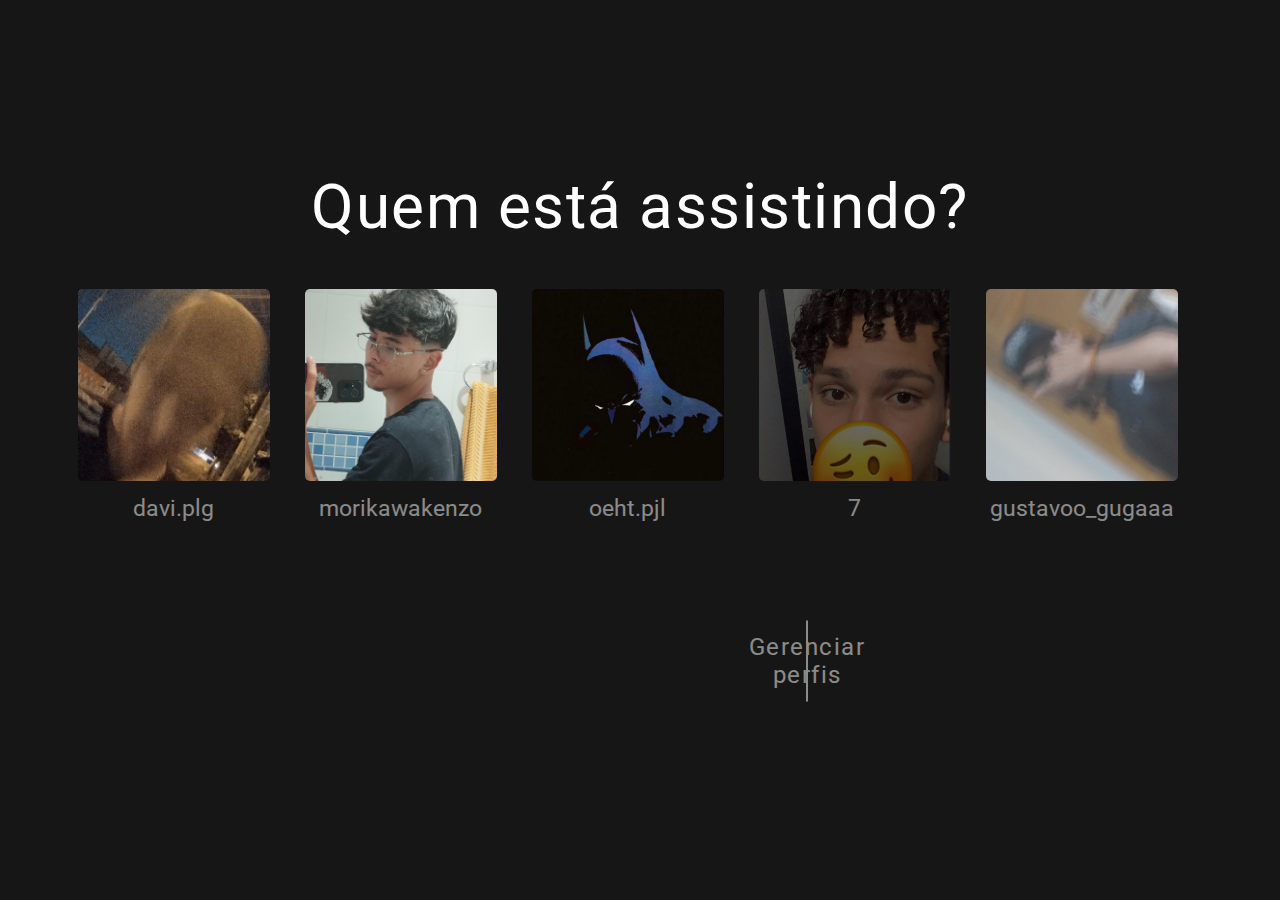
<file: index.html>
<!DOCTYPE html>
<html lang="pt-br">
<head>
    <meta charset="UTF-8">
    <meta name="viewport" content="width=device-width, initial-scale=1.0">
    <link rel="preconnect" href="https://fonts.googleapis.com">
    <link rel="preconnect" href="https://fonts.gstatic.com" crossorigin>
    <link href="https://fonts.googleapis.com/css2?family=Roboto:ital,wght@0,100;0,300;0,400;0,500;0,700;0,900;1,100;1,300;1,400;1,500;1,700;1,900&display=swap" rel="stylesheet">
    <link rel="icon" href="img/netflixlogo1.webp">
    <link rel="stylesheet" href="style.css">
    <title>Netflix</title>
    <body style="background-color: rgb(22, 22, 22);"></body>
</head>
<body>
    <div class="quem"><h1>Quem está assistindo?</h1></div>
    <div id="users">
        <div class="davi"><a href="page1.html"><img src="img/user davi.jpg"><p>davi.plg</p></a></div>
        <div class="kenzo"><a href="page2.html"><img src="img/user eu.jpg"><p>morikawakenzo</p></a></div>
        <div class="theo"><a href="page3.html"><img src="img/user theo.jpg"><p>oeht.pjl</p></a></div>
        <div class="lincao"><a href="page4.html"><img src="img/user lincao.jpg"><p>7</p></a></div>
        <div class="guga"><a href="page5.html"><img src="img/user guga.jpg"><p>gustavoo_gugaaa</p></a></div>
        
    </div>
    <div class="gerenciar"><p>Gerenciar perfis</p></div>
</body>
</html>
</file>
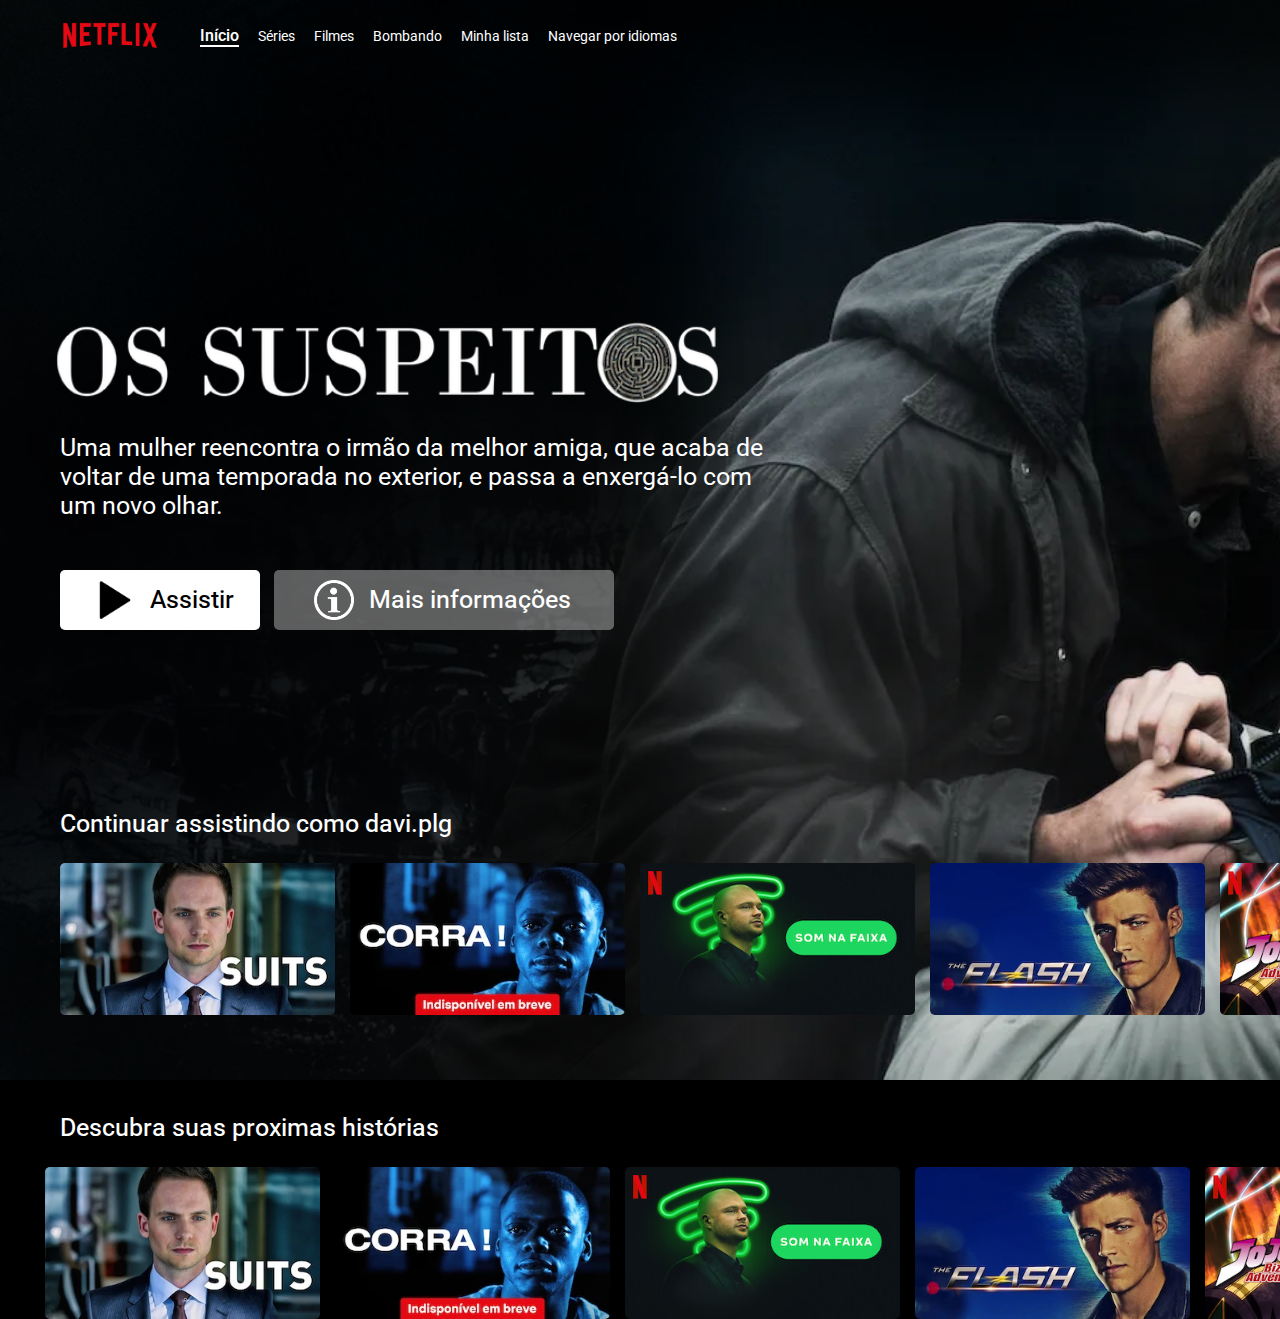
<file: page1.html>
<!DOCTYPE html>
<html lang="en">
<head>
    <meta charset="UTF-8">
    <meta name="viewport" content="width=device-width, initial-scale=1.0">
    <link rel="preconnect" href="https://fonts.googleapis.com">
    <link rel="preconnect" href="https://fonts.gstatic.com" crossorigin>
    <link href="https://fonts.googleapis.com/css2?family=Roboto:ital,wght@0,100;0,300;0,400;0,500;0,700;0,900;1,100;1,300;1,400;1,500;1,700;1,900&display=swap" rel="stylesheet">
    <link rel="stylesheet" href="style1.css">
    <link rel="icon" href="img/netflixlogo1.webp">
    <body class=style style="background-image: url(img/filmebackground.webp); background-size: 1920px 1080px; box-shadow: inset 700px 100px 100px rgba(0, 0, 0, 0.8); margin-top: -5px; margin-left: -5px; margin-right: -5px; background-color: black; background-repeat: no-repeat;"></body>
    <title>Início - davi.plg</title>
</head>
<body>
    <header>
        <div id="menu">
            <div class="inicio"><p>Início</p></div>
            <div class="series"><p>Séries</p></div>
            <div class="filmes"><p>Filmes</p></div>
            <div class="bombando"><p>Bombando</p></div>
            <div class="lista"><p>Minha lista</p></div>
            <div class="navegar"><p>Navegar por idiomas</p></div>
            <div class="search"><img src="img/searchlogo.png" width="37" height="37"></div>
            <div class="notification"><img src="img/notificationlogo.png" width="30" height="30"></div>
            <div class="user"><img src="img/user davi.jpg" width="35" height="35"></div>
        </div>
    </header>
    <div class="logonetflix"><img src="img/netflixlogo.png"></div>
    <div class="logonetflixmobile"><img src="img/netflixmobilelogo.png"></div>
    <div class="filmebackgroundtittle"><img src="img/filmebackgroundtitle.webp"></div>
    <div class="sinopsefilme"><p>Uma mulher reencontra o irmão da melhor amiga, que acaba de<br> voltar de uma temporada no exterior, e passa a enxergá-lo com<br> um novo olhar.</p></div>
    <div id="options">
        <div class="assistir"><img src="img/playlogo.png" width="50" height="50"><p>Assistir</p></div>
        <div class="infofilme"><img src="img/infologo.png" width="40" height="40"><p>Mais informações</p></div>
    </div>
    <div class="slide1"><p>Continuar assistindo como davi.plg</p></div>
    <article>
        <div id="stream">
            <div class="streaming1"><img src="img/suits.webp"></div>
            <div class="streaming2"><img src="img/getout.webp"></div>
            <div class="streaming3"><img src="img/spotify.jpg"></div>
            <div class="streaming4"><img src="img/flash.webp"></div>
            <div class="streaming5"><img src="img/jojo.jpg"></div>
            <div class="streaming6"><img src="img/regularshow.webp"></div>
        </div>
    </article>
    <div class="descubra"><p>Descubra suas proximas histórias</p></div>
    <div id="stream2">
        <div class="streaming7"><img src="img/suits.webp"></div>
        <div class="streaming8"><img src="img/getout.webp"></div>
        <div class="streaming9"><img src="img/spotify.jpg"></div>
        <div class="streaming10"><img src="img/flash.webp"></div>
        <div class="streaming11"><img src="img/jojo.jpg"></div>
        <div class="streaming12"><img src="img/regularshow.webp"></div>
    </div>
</body>
</html>
</file>
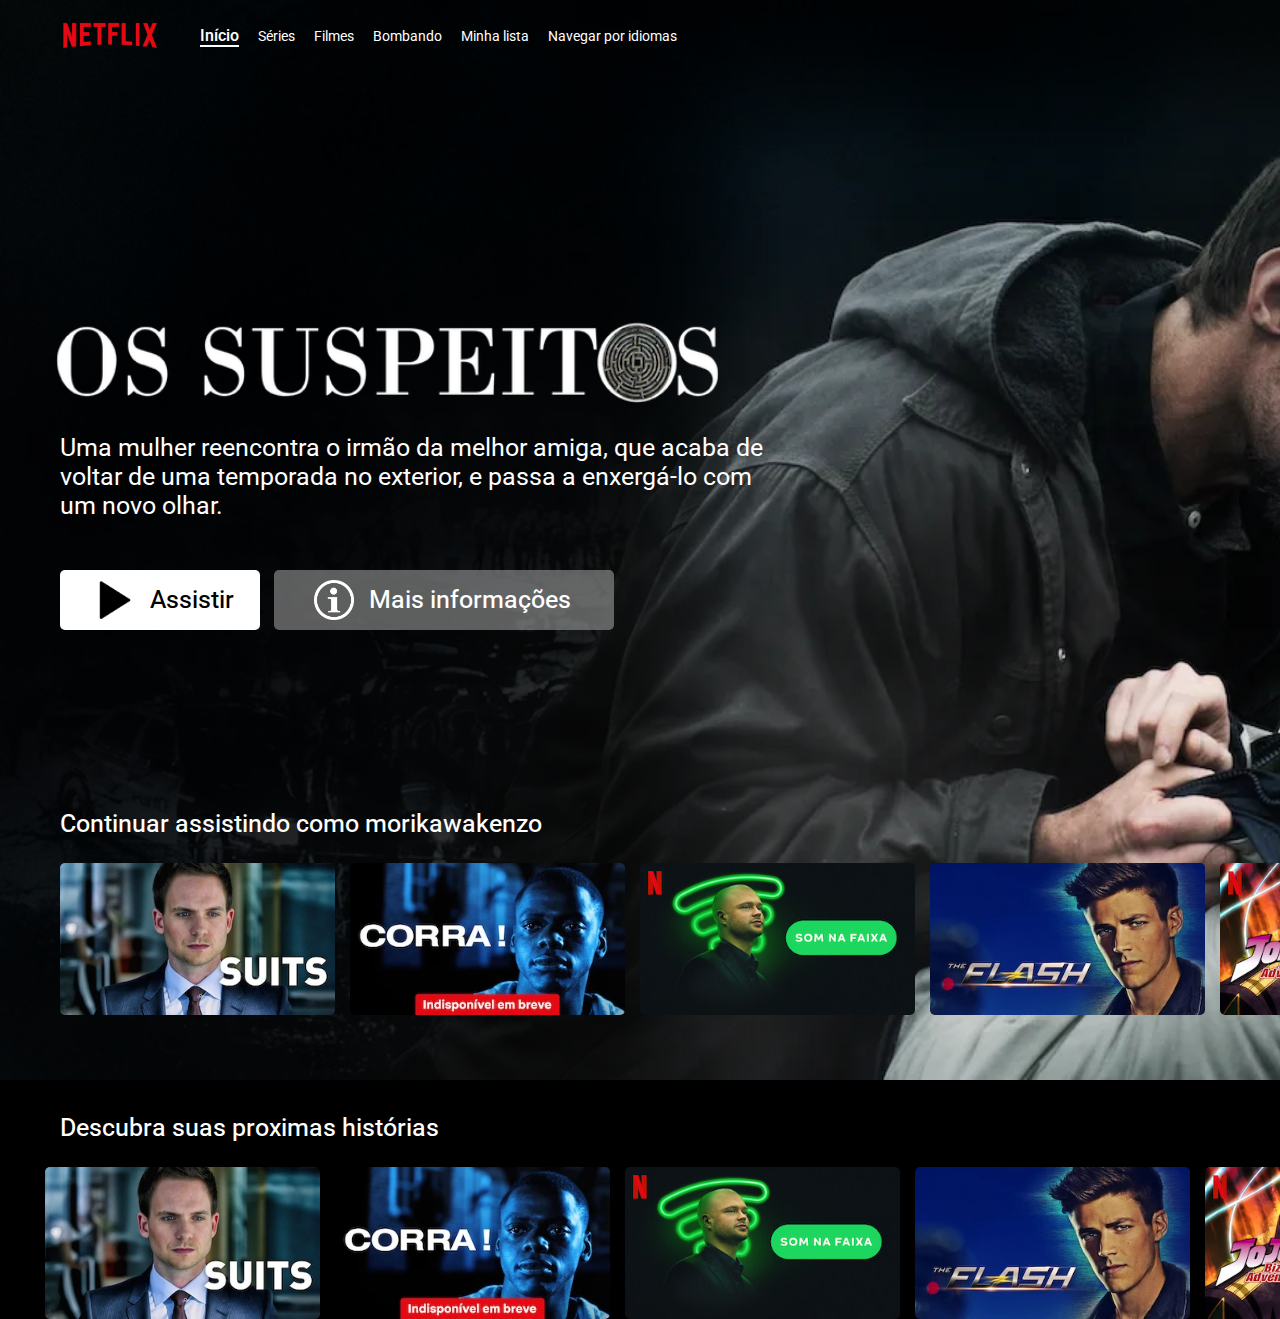
<file: page2.html>
<!DOCTYPE html>
<html lang="en">
<head>
    <meta charset="UTF-8">
    <meta name="viewport" content="width=device-width, initial-scale=1.0">
    <link rel="preconnect" href="https://fonts.googleapis.com">
    <link rel="preconnect" href="https://fonts.gstatic.com" crossorigin>
    <link href="https://fonts.googleapis.com/css2?family=Roboto:ital,wght@0,100;0,300;0,400;0,500;0,700;0,900;1,100;1,300;1,400;1,500;1,700;1,900&display=swap" rel="stylesheet">
    <link rel="stylesheet" href="style2.css">
    <link rel="icon" href="img/netflixlogo1.webp">
    <body class=style style="background-image: url(img/filmebackground.webp); background-size: 1920px 1080px; box-shadow: inset 700px 100px 100px rgba(0, 0, 0, 0.8); margin-top: -5px; margin-left: -5px; margin-right: -5px; background-color: black; background-repeat: no-repeat;"></body>
    <title>Início - morikawakenzo</title>
</head>
<body>
    <header>
        <div id="menu">
            <div class="inicio"><p>Início</p></div>
            <div class="series"><p>Séries</p></div>
            <div class="filmes"><p>Filmes</p></div>
            <div class="bombando"><p>Bombando</p></div>
            <div class="lista"><p>Minha lista</p></div>
            <div class="navegar"><p>Navegar por idiomas</p></div>
            <div class="search"><img src="img/searchlogo.png" width="37" height="37"></div>
            <div class="notification"><img src="img/notificationlogo.png" width="30" height="30"></div>
            <div class="user"><img src="img/user eu.jpg" width="35" height="35"></div>
        </div>
    </header>
    <div class="logonetflix"><img src="img/netflixlogo.png"></div>
    <div class="logonetflixmobile"><img src="img/netflixmobilelogo.png"></div>
    <div class="filmebackgroundtittle"><img src="img/filmebackgroundtitle.webp"></div>
    <div class="sinopsefilme"><p>Uma mulher reencontra o irmão da melhor amiga, que acaba de<br> voltar de uma temporada no exterior, e passa a enxergá-lo com<br> um novo olhar.</p></div>
    <div id="options">
        <div class="assistir"><img src="img/playlogo.png" width="50" height="50"><p>Assistir</p></div>
        <div class="infofilme"><img src="img/infologo.png" width="40" height="40"><p>Mais informações</p></div>
    </div>
    <div class="slide1"><p>Continuar assistindo como morikawakenzo</p></div>
    <article>
        <div id="stream">
            <div class="streaming1"><img src="img/suits.webp"></div>
            <div class="streaming2"><img src="img/getout.webp"></div>
            <div class="streaming3"><img src="img/spotify.jpg"></div>
            <div class="streaming4"><img src="img/flash.webp"></div>
            <div class="streaming5"><img src="img/jojo.jpg"></div>
            <div class="streaming6"><img src="img/regularshow.webp"></div>
        </div>
    </article>
    <div class="descubra"><p>Descubra suas proximas histórias</p></div>
    <div id="stream2">
        <div class="streaming7"><img src="img/suits.webp"></div>
        <div class="streaming8"><img src="img/getout.webp"></div>
        <div class="streaming9"><img src="img/spotify.jpg"></div>
        <div class="streaming10"><img src="img/flash.webp"></div>
        <div class="streaming11"><img src="img/jojo.jpg"></div>
        <div class="streaming12"><img src="img/regularshow.webp"></div>
    </div>
</body>
</html>
</file>
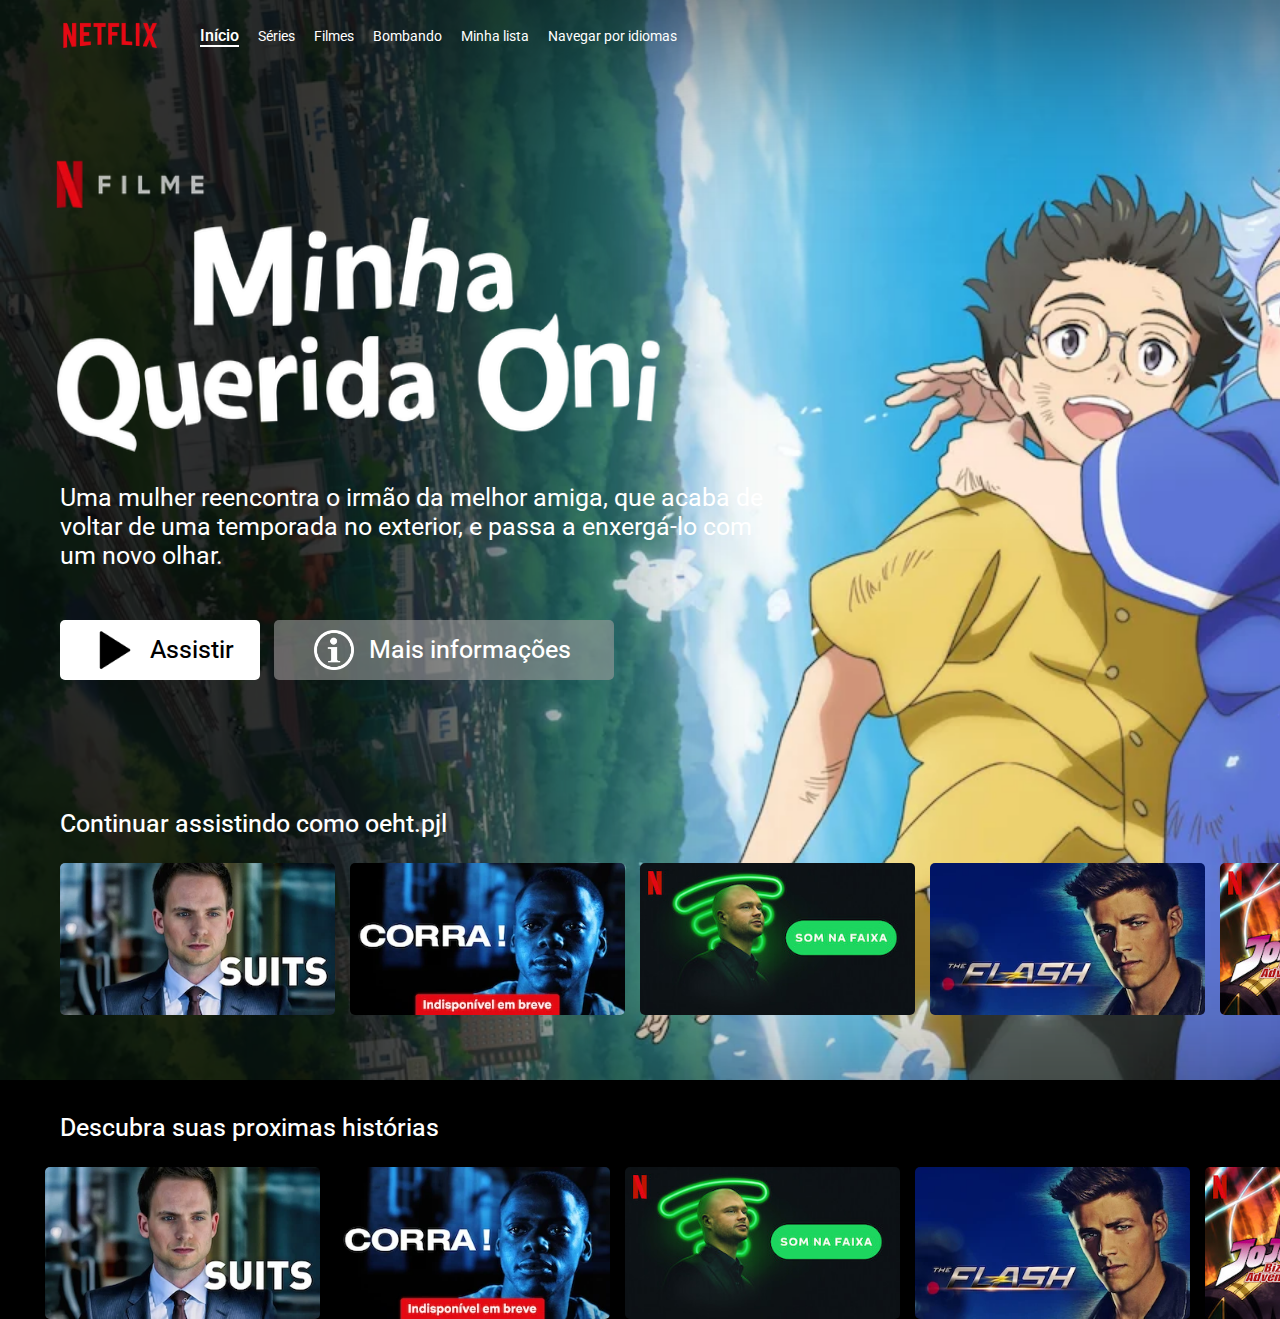
<file: page3.html>
<!DOCTYPE html>
<html lang="en">
<head>
    <meta charset="UTF-8">
    <meta name="viewport" content="width=device-width, initial-scale=1.0">
    <link rel="preconnect" href="https://fonts.googleapis.com">
    <link rel="preconnect" href="https://fonts.gstatic.com" crossorigin>
    <link href="https://fonts.googleapis.com/css2?family=Roboto:ital,wght@0,100;0,300;0,400;0,500;0,700;0,900;1,100;1,300;1,400;1,500;1,700;1,900&display=swap" rel="stylesheet">
    <link rel="stylesheet" href="style3.css">
    <link rel="icon" href="img/netflixlogo1.webp">
    <body class=style style="background-image: url(img/filmebackground2.webp); background-size: 1920px 1080px; box-shadow: inset 520px 0px 220px 0px rgba(0, 0, 0, 0.8); margin-top: -5px; margin-left: -5px; margin-right: -5px; background-color: black; background-repeat: no-repeat;"></body>
    <title>Início - oeht.pjl</title>
</head>
<body>
    <header>
        <div id="menu">
            <div class="inicio"><p>Início</p></div>
            <div class="series"><p>Séries</p></div>
            <div class="filmes"><p>Filmes</p></div>
            <div class="bombando"><p>Bombando</p></div>
            <div class="lista"><p>Minha lista</p></div>
            <div class="navegar"><p>Navegar por idiomas</p></div>
            <div class="search"><img src="img/searchlogo.png" width="37" height="37"></div>
            <div class="notification"><img src="img/notificationlogo.png" width="30" height="30"></div>
            <div class="user"><img src="img/user theo.jpg" width="35" height="35"></div>
        </div>
    </header>
    <div class="logonetflix"><img src="img/netflixlogo.png"></div>
    <div class="logonetflixmobile"><img src="img/netflixmobilelogo.png"></div>
    <div class="filmebackgroundtittle"><img src="img/filmebackgroundtitle2.webp"></div>
    <div class="sinopsefilme"><p>Uma mulher reencontra o irmão da melhor amiga, que acaba de<br> voltar de uma temporada no exterior, e passa a enxergá-lo com<br> um novo olhar.</p></div>
    <div id="options">
        <div class="assistir"><img src="img/playlogo.png" width="50" height="50"><p>Assistir</p></div>
        <div class="infofilme"><img src="img/infologo.png" width="40" height="40"><p>Mais informações</p></div>
    </div>
    <div class="slide1"><p>Continuar assistindo como oeht.pjl</p></div>
    <article>
        <div id="stream">
            <div class="streaming1"><img src="img/suits.webp"></div>
            <div class="streaming2"><img src="img/getout.webp"></div>
            <div class="streaming3"><img src="img/spotify.jpg"></div>
            <div class="streaming4"><img src="img/flash.webp"></div>
            <div class="streaming5"><img src="img/jojo.jpg"></div>
            <div class="streaming6"><img src="img/regularshow.webp"></div>
        </div>
    </article>
    <div class="descubra"><p>Descubra suas proximas histórias</p></div>
    <div id="stream2">
        <div class="streaming7"><img src="img/suits.webp"></div>
        <div class="streaming8"><img src="img/getout.webp"></div>
        <div class="streaming9"><img src="img/spotify.jpg"></div>
        <div class="streaming10"><img src="img/flash.webp"></div>
        <div class="streaming11"><img src="img/jojo.jpg"></div>
        <div class="streaming12"><img src="img/regularshow.webp"></div>
    </div>
</body>
</html>
</file>
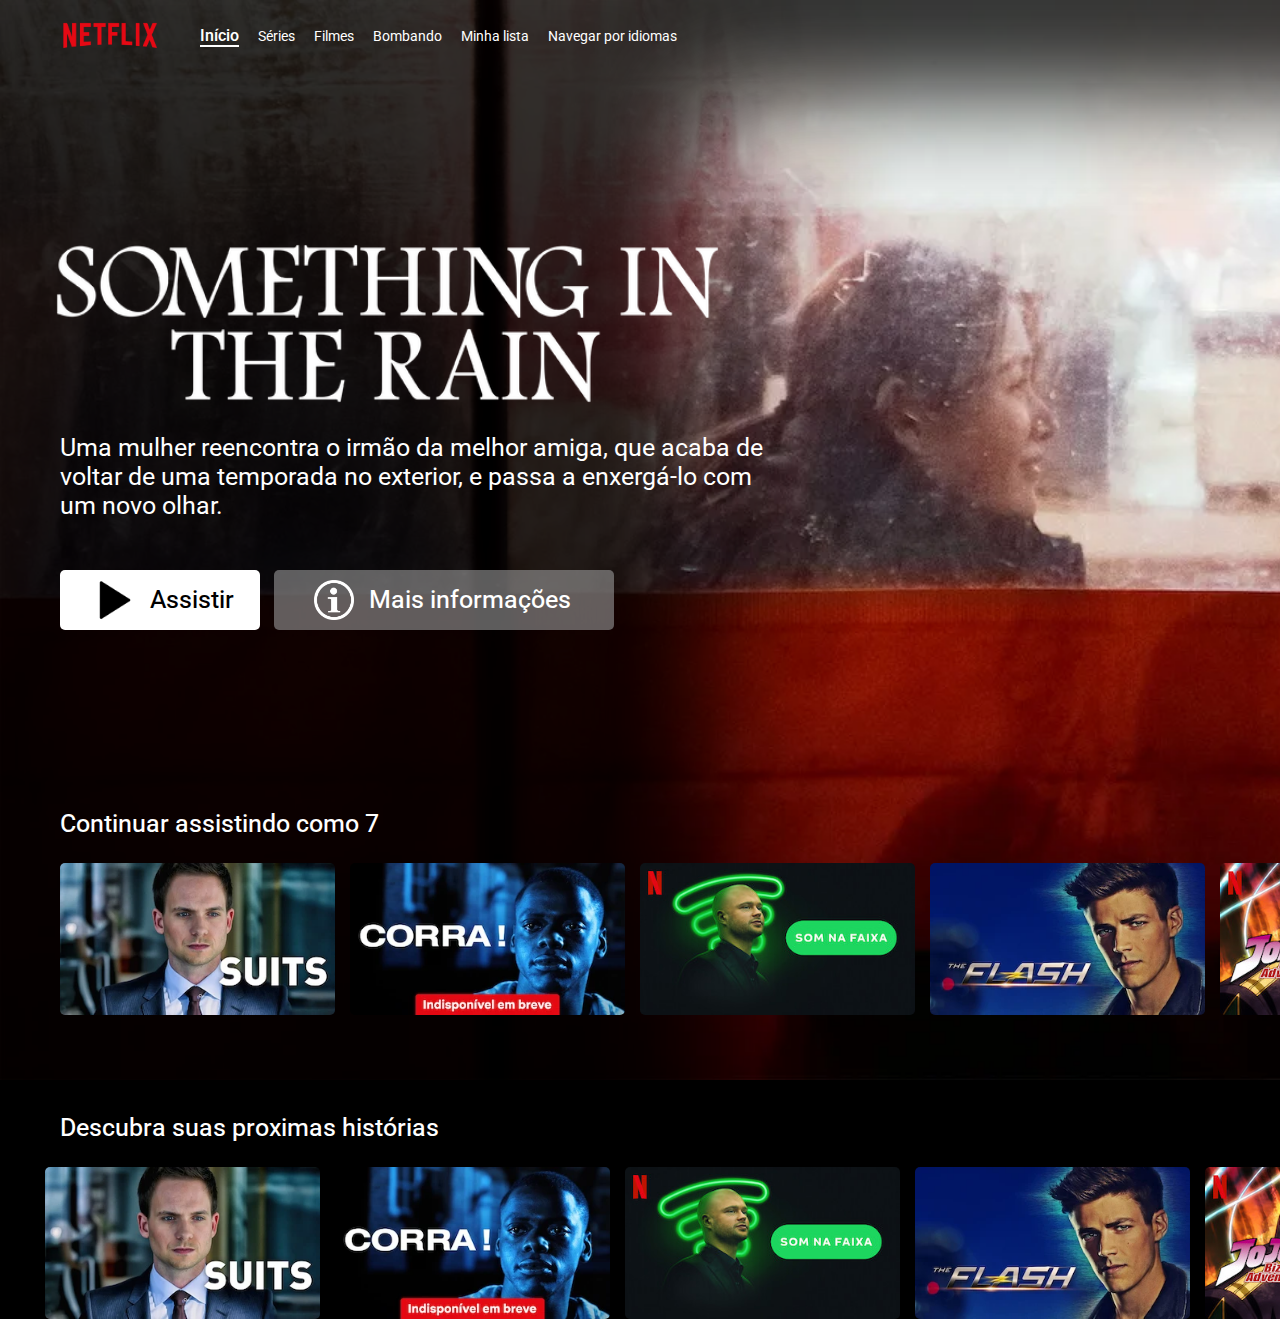
<file: page4.html>
<!DOCTYPE html>
<html lang="en">
<head>
    <meta charset="UTF-8">
    <meta name="viewport" content="width=device-width, initial-scale=1.0">
    <link rel="preconnect" href="https://fonts.googleapis.com">
    <link rel="preconnect" href="https://fonts.gstatic.com" crossorigin>
    <link href="https://fonts.googleapis.com/css2?family=Roboto:ital,wght@0,100;0,300;0,400;0,500;0,700;0,900;1,100;1,300;1,400;1,500;1,700;1,900&display=swap" rel="stylesheet">
    <link rel="stylesheet" href="style4.css">
    <link rel="icon" href="img/netflixlogo1.webp">
    <body class=style style="background-image: url(img/filmebackground4.webp); background-size: 1920px 1080px; box-shadow: inset 700px 100px 100px rgba(0, 0, 0, 0.8); margin-top: -5px; margin-left: -5px; margin-right: -5px; background-color: black; background-repeat: no-repeat;"></body>
    <title>Início - 7</title>
</head>
<body>
    <header>
        <div id="menu">
            <div class="inicio"><p>Início</p></div>
            <div class="series"><p>Séries</p></div>
            <div class="filmes"><p>Filmes</p></div>
            <div class="bombando"><p>Bombando</p></div>
            <div class="lista"><p>Minha lista</p></div>
            <div class="navegar"><p>Navegar por idiomas</p></div>
            <div class="search"><img src="img/searchlogo.png" width="37" height="37"></div>
            <div class="notification"><img src="img/notificationlogo.png" width="30" height="30"></div>
            <div class="user"><img src="img/user lincao.jpg" width="35" height="35"></div>
        </div>
    </header>
    <div class="logonetflix"><img src="img/netflixlogo.png"></div>
    <div class="logonetflixmobile"><img src="img/netflixmobilelogo.png"></div>
    <div class="filmebackgroundtittle"><img src="img/filmebackgroundtitle4.webp"></div>
    <div class="sinopsefilme"><p>Uma mulher reencontra o irmão da melhor amiga, que acaba de<br> voltar de uma temporada no exterior, e passa a enxergá-lo com<br> um novo olhar.</p></div>
    <div id="options">
        <div class="assistir"><img src="img/playlogo.png" width="50" height="50"><p>Assistir</p></div>
        <div class="infofilme"><img src="img/infologo.png" width="40" height="40"><p>Mais informações</p></div>
    </div>
    <div class="slide1"><p>Continuar assistindo como 7</p></div>
    <article>
        <div id="stream">
            <div class="streaming1"><img src="img/suits.webp"></div>
            <div class="streaming2"><img src="img/getout.webp"></div>
            <div class="streaming3"><img src="img/spotify.jpg"></div>
            <div class="streaming4"><img src="img/flash.webp"></div>
            <div class="streaming5"><img src="img/jojo.jpg"></div>
            <div class="streaming6"><img src="img/regularshow.webp"></div>
        </div>
    </article>
    <div class="descubra"><p>Descubra suas proximas histórias</p></div>
    <div id="stream2">
        <div class="streaming7"><img src="img/suits.webp"></div>
        <div class="streaming8"><img src="img/getout.webp"></div>
        <div class="streaming9"><img src="img/spotify.jpg"></div>
        <div class="streaming10"><img src="img/flash.webp"></div>
        <div class="streaming11"><img src="img/jojo.jpg"></div>
        <div class="streaming12"><img src="img/regularshow.webp"></div>
    </div>
</body>
</html>
</file>
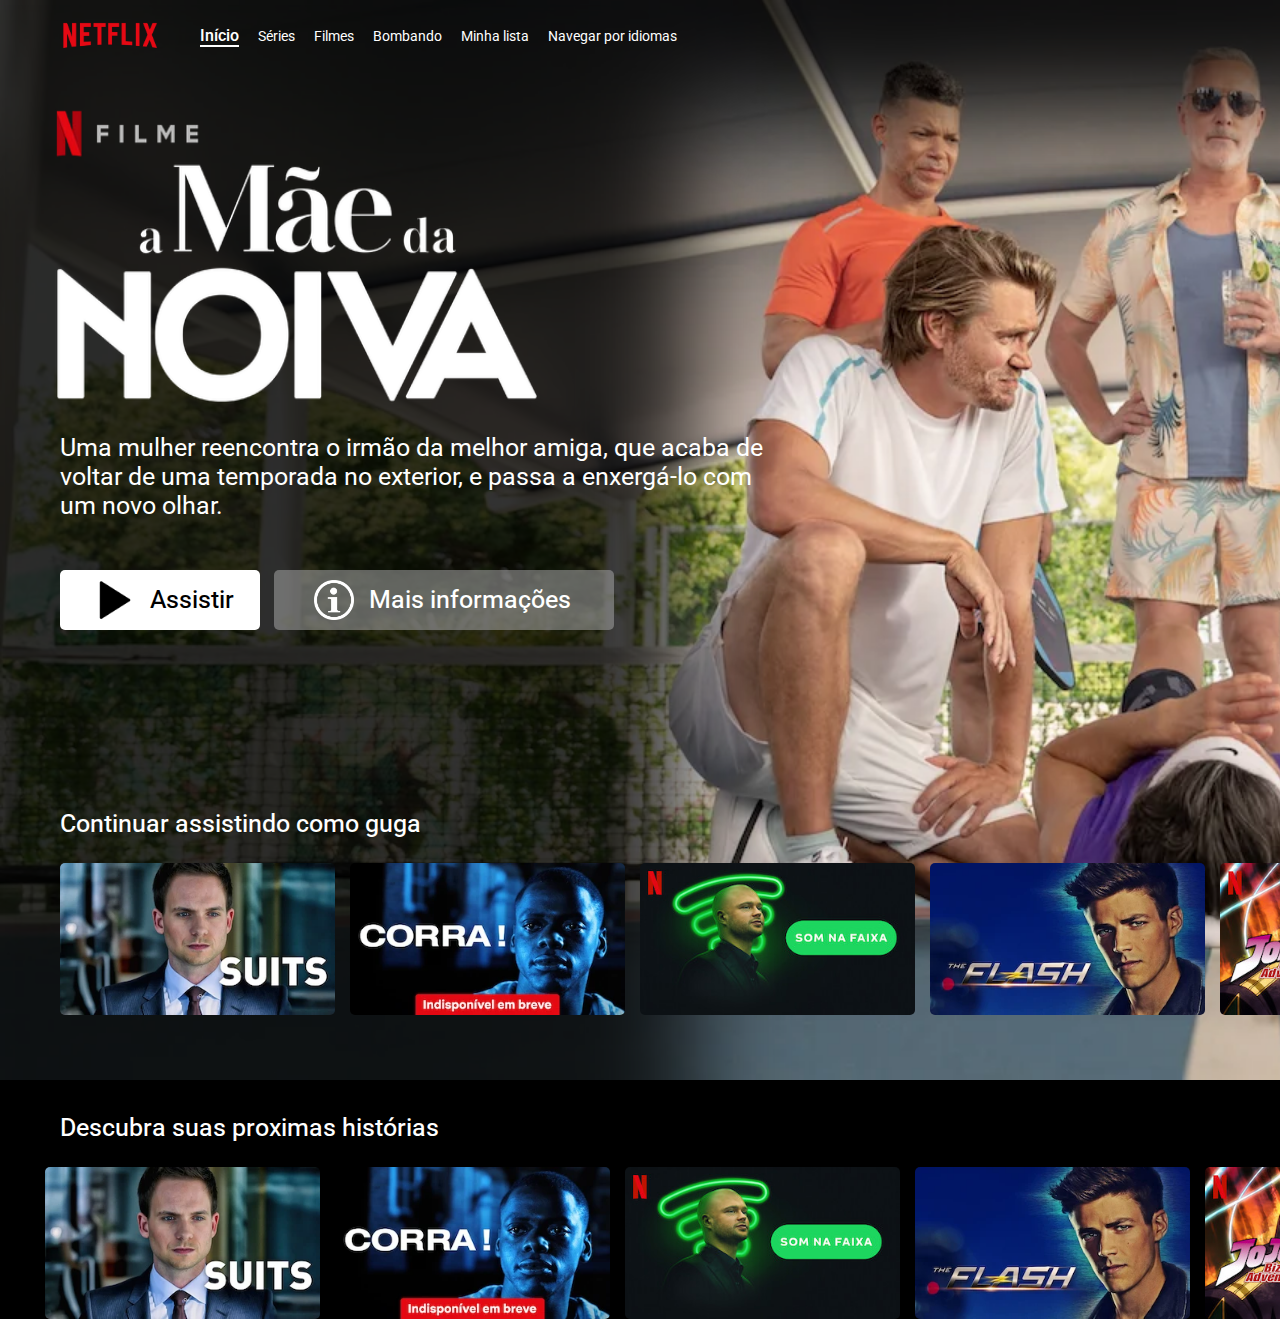
<file: page5.html>
<!DOCTYPE html>
<html lang="en">
<head>
    <meta charset="UTF-8">
    <meta name="viewport" content="width=device-width, initial-scale=1.0">
    <link rel="preconnect" href="https://fonts.googleapis.com">
    <link rel="preconnect" href="https://fonts.gstatic.com" crossorigin>
    <link href="https://fonts.googleapis.com/css2?family=Roboto:ital,wght@0,100;0,300;0,400;0,500;0,700;0,900;1,100;1,300;1,400;1,500;1,700;1,900&display=swap" rel="stylesheet">
    <link rel="stylesheet" href="style5.css">
    <link rel="icon" href="img/netflixlogo1.webp">
    <body class=style style="background-image: url(img/filmebackground3.webp); background-size: 1920px 1080px; box-shadow: inset 700px 100px 100px rgba(0, 0, 0, 0.8); margin-top: -5px; margin-left: -5px; margin-right: -5px; background-color: black; background-repeat: no-repeat;"></body>
    <title>Início - guga</title>
</head>
<body>
    <header>
        <div id="menu">
            <div class="inicio"><p>Início</p></div>
            <div class="series"><p>Séries</p></div>
            <div class="filmes"><p>Filmes</p></div>
            <div class="bombando"><p>Bombando</p></div>
            <div class="lista"><p>Minha lista</p></div>
            <div class="navegar"><p>Navegar por idiomas</p></div>
            <div class="search"><img src="img/searchlogo.png" width="37" height="37"></div>
            <div class="notification"><img src="img/notificationlogo.png" width="30" height="30"></div>
            <div class="user"><img src="img/user guga.jpg" width="35" height="35"></div>
        </div>
    </header>
    <div class="logonetflix"><img src="img/netflixlogo.png"></div>
    <div class="logonetflixmobile"><img src="img/netflixmobilelogo.png"></div>
    <div class="filmebackgroundtittle"><img src="img/filmebackground3title.webp"></div>
    <div class="sinopsefilme"><p>Uma mulher reencontra o irmão da melhor amiga, que acaba de<br> voltar de uma temporada no exterior, e passa a enxergá-lo com<br> um novo olhar.</p></div>
    <div id="options">
        <div class="assistir"><img src="img/playlogo.png" width="50" height="50"><p>Assistir</p></div>
        <div class="infofilme"><img src="img/infologo.png" width="40" height="40"><p>Mais informações</p></div>
    </div>
    <div class="slide1"><p>Continuar assistindo como guga</p></div>
    <article>
        <div id="stream">
            <div class="streaming1"><img src="img/suits.webp"></div>
            <div class="streaming2"><img src="img/getout.webp"></div>
            <div class="streaming3"><img src="img/spotify.jpg"></div>
            <div class="streaming4"><img src="img/flash.webp"></div>
            <div class="streaming5"><img src="img/jojo.jpg"></div>
            <div class="streaming6"><img src="img/regularshow.webp"></div>
        </div>
    </article>
    <div class="descubra"><p>Descubra suas proximas histórias</p></div>
    <div id="stream2">
        <div class="streaming7"><img src="img/suits.webp"></div>
        <div class="streaming8"><img src="img/getout.webp"></div>
        <div class="streaming9"><img src="img/spotify.jpg"></div>
        <div class="streaming10"><img src="img/flash.webp"></div>
        <div class="streaming11"><img src="img/jojo.jpg"></div>
        <div class="streaming12"><img src="img/regularshow.webp"></div>
    </div>
</body>
</html>
</file>
<file: style.css>
* {
    font-family: "Roboto", sans-serif;
    color: white;
}

.quem h1 {
    text-align: center;
    margin-top: 13.5%;
    font-size: 61.5px;
    letter-spacing: 1.5px;
    font-weight: 400;
}

.davi p, .kenzo p , .theo p , .lincao p , .guga p {
    opacity: 50%;
    text-align: center;
    font-size: 23px;
    margin-top: 5px;
    cursor: default;
}

.davi img, .kenzo img, .theo img, .lincao img, .guga img  {
    width: 192px;
    height: 192px;
    border-radius: 10px;
    transition: all 400ms;
    border: 5px solid transparent;
}

.davi img:hover, .kenzo img:hover , .theo img:hover , .lincao img:hover , .guga img:hover {
    border: 5px solid white;
    transition: 400ms all;
}

.davi img:hover + p, .kenzo img:hover + p , .theo img:hover + p , .lincao img:hover + p , .guga img:hover + p {
    opacity: 100%;
}

.davi, .kenzo, .theo, .lincao, .guga {
    display: inline;
    margin-right: 25px;
    cursor: pointer;
}

.davi a, .kenzo a, .theo a, .lincao a, .guga a{
    text-decoration: none;
}

#users {
    display: flex;
    justify-content: center;
}

.gerenciar {
    text-align: center;
    margin-top: 75px;
    letter-spacing: 1.5px;
    border:  1px solid white;
    opacity: 50%;
    margin-right: 798px;
    margin-left: 798px;
    display: flex;
    justify-content: center;
    padding-top: 2px;
    border-radius: 5px;
    cursor: pointer;
    transition: all 250ms;
}

.gerenciar p {
    font-size:  24px;
    margin-top: 10px;
    margin-bottom: 12px;
    font-weight: 400;
}

.gerenciar:hover{
    opacity: 100%;
    transition: all 200ms;
}
</file>
<file: style1.css>
* {
    font-family: "Roboto", sans-serif;
    color: white;
}

.filmebackgroundtittle  img{
    margin-left: 60px;
    margin-top: 90px;
    width: 665px;
    height: 295px;
}

.logonetflix img {
    width: 100px;
    height: 30px;
    margin-left: 65px;
    margin-top: 20px;
    position: absolute;
}

header {
    margin-top: 5px;
    margin-left: 10px;
}

#menu {
    position: absolute;
    margin-left: 180px;
    margin-top: 10px;
}

#menu .search {
    position: absolute;
    margin-left: 965px;
    margin-top: 5px;
}

#menu .notification {
    position: absolute;
    margin-left: 1020px;
    margin-top: 10px;
}

#menu .user {
    position: absolute;
    margin-left: 1070px;
}

#menu .user img {
    margin-top: 5px;
    border-radius: 5px;
}

.inicio, .filmes, .series, .bombando, .lista, .navegar, .search, .notification, .user {
    display: inline-flex;
    margin-left: 15px;
}

.inicio p {
    font-weight: 550;
    border-bottom: solid 2px white;
}

.filmes p, .series p, .bombando p, .lista p, .navegar p {
    font-size: 14px;
    border-bottom: solid 2px transparent;
    transition: 400ms;
    cursor: pointer;
}

.filmes p:hover, .series p:hover, .bombando p:hover, .lista p:hover, .navegar p:hover {
    border-bottom: solid 2px white;
    transition: 400ms;
}

.sinopsefilme {
    font-family: "Roboto", sans-serif;
    color: white;
    margin-left: 65px;
    font-size: 25px;
}

#options {
    margin-top: 50px;
    margin-left: 50px;
}

.infofilme{
    padding: 30px 170px;
    display: inline-flex;
    background-color: rgba(157, 157, 157, 0.588); /* Cor com opacidade */
    opacity: 100%;
    border-radius: 5px;
    margin-left: 10px;
    transition: all 300ms;
    cursor: pointer;
}

.infofilme:hover {
    background-color: rgba(157, 157, 157, 0.246);
    transition: all 300ms;
}


.assistir {
    display: inline-flex;
    padding: 30px 100px;
    background-color: white;
    border-radius: 5px;
    transition: all 300ms;
    cursor: pointer;
    margin-left: 15px;
}

.assistir:hover {
    background-color: rgba(255, 255, 255, 0.678);
    transition: all 300ms;
}

.assistir img {
    margin-left: -70px;
    position: absolute;
    margin-top: -25px;
}

.infofilme img {
    margin-left: -130px;
    margin-top: -20px;
    position: absolute;
}

.infofilme p{
    color: rgb(255, 255, 255);
    font-size: 25px;
    margin-top: -15px;
    margin-left: -75px;
    position: absolute;
    font-weight: 450;
    opacity: 100%;
}

.assistir p {
    color: black;
    font-size: 25px;
    margin-top: -15px;
    margin-left: -10px;
    position: absolute;
    font-weight: 450;
}

.streaming1, .streaming2, .streaming3, .streaming4, .streaming5, .streaming6 {
    display: inline;
}

.streaming7, .streaming8, .streaming9, .streaming10, .streaming11, .streaming12 {
    display: inline;
}

.streaming1 img,  .streaming2 img, .streaming3 img, .streaming4 img, .streaming5 img, .streaming6 img {
    width:275px;
    height: 152px;
    border-radius: 5px;
    transition: all 400ms;
    position: absolute;
    z-index: 0;
    cursos: pointer;
}

.streaming7 img,  .streaming8 img, .streaming9 img, .streaming10 img, .streaming11 img, .streaming12 img {
    width:275px;
    height: 152px;
    border-radius: 5px;
    transition: all 400ms;
    position: absolute;
    z-index: 0;
    cursos: pointer;
}

.streaming7 img:hover,  .streaming8 img:hover, .streaming9 img:hover, .streaming10 img:hover, .streaming11 img:hover, .streaming12 img:hover {
    width:310px;
    height: 180px;
    border-radius: 5px;
    transition: all 400ms;
    z-index: 10;
}

.streaming1 img, .streaming7 img {
    margin-left: 50px;
}
.streaming2 img, .streaming8 img  {
    margin-left: 340px;
}
.streaming3 img, .streaming9 img  {
    margin-left: 630px;
}
.streaming4 img, .streaming10 img  {
    margin-left: 920px;
}
.streaming5 img, .streaming11 img  {
    margin-left: 1210px;
}
.streaming6 img, .streaming12 img  {
    margin-left: 1500px;
}

.streaming1 img:hover,  .streaming2 img:hover, .streaming3 img:hover, .streaming4 img:hover, .streaming5 img:hover, .streaming6 img:hover {
    width:310px;
    height: 180px;
    border-radius: 5px;
    transition: all 400ms;
    z-index: 10;
}

.slide1 {

    display: grid;
    place-items: start;
    margin-left: 65px;
    font-size: 25px;
    font-weight: 450;
    margin-top: 150px;
}

article {
    margin-left: 15px;
}

.logonetflixmobile img {
    width: 0;
    height: 0;
}

.descubra p {
    display: grid;
    place-items: start;
    margin-left: 65px;
    font-size: 25px;
    font-weight: 450;
    margin-top: 250px;
}

@media screen and (max-width: 480px) {
    .sinopsefilme p {
        font-size: 16px;
    }
    .filmebackgroundtittle img {
        width: 50%;
        height: 50%;
    }

    #menu  {
        margin-left: 50px;
    }

    #menu p {
        font-size: 15px;
    }

    .navegar {
        size: 0%;
    }

    .logonetflixmobile {
        position: absolute;
        margin-top: 10px;
        margin-left: 10px;
    }

    .logonetflixmobile img {
        width: 50px;
        height: 50px;
        position: absolute;
        margin-left: 10px;
    }

    .logonetflix img {
        width: 0;
        height: 0;
    }
}
</file>
<file: style2.css>
* {
    font-family: "Roboto", sans-serif;
    color: white;
}

.filmebackgroundtittle  img{
    margin-left: 60px;
    margin-top: 90px;
    width: 665px;
    height: 295px;
}

.logonetflix img {
    width: 100px;
    height: 30px;
    margin-left: 65px;
    margin-top: 20px;
    position: absolute;
}

header {
    margin-top: 5px;
    margin-left: 10px;
}

#menu {
    position: absolute;
    margin-left: 180px;
    margin-top: 10px;
}

#menu .search {
    position: absolute;
    margin-left: 965px;
    margin-top: 5px;
}

#menu .notification {
    position: absolute;
    margin-left: 1020px;
    margin-top: 10px;
}

#menu .user {
    position: absolute;
    margin-left: 1070px;
}

#menu .user img {
    margin-top: 5px;
    border-radius: 5px;
}

.inicio, .filmes, .series, .bombando, .lista, .navegar, .search, .notification, .user {
    display: inline-flex;
    margin-left: 15px;
}

.inicio p {
    font-weight: 550;
    border-bottom: solid 2px white;
}

.filmes p, .series p, .bombando p, .lista p, .navegar p {
    font-size: 14px;
    border-bottom: solid 2px transparent;
    transition: 400ms;
    cursor: pointer;
}

.filmes p:hover, .series p:hover, .bombando p:hover, .lista p:hover, .navegar p:hover {
    border-bottom: solid 2px white;
    transition: 400ms;
}

.sinopsefilme {
    font-family: "Roboto", sans-serif;
    color: white;
    margin-left: 65px;
    font-size: 25px;
}

#options {
    margin-top: 50px;
    margin-left: 50px;
}

.infofilme{
    padding: 30px 170px;
    display: inline-flex;
    background-color: rgba(157, 157, 157, 0.588); /* Cor com opacidade */
    opacity: 100%;
    border-radius: 5px;
    margin-left: 10px;
    transition: all 300ms;
    cursor: pointer;
}

.infofilme:hover {
    background-color: rgba(157, 157, 157, 0.246);
    transition: all 300ms;
}


.assistir {
    display: inline-flex;
    padding: 30px 100px;
    background-color: white;
    border-radius: 5px;
    transition: all 300ms;
    cursor: pointer;
    margin-left: 15px;
}

.assistir:hover {
    background-color: rgba(255, 255, 255, 0.678);
    transition: all 300ms;
}

.assistir img {
    margin-left: -70px;
    position: absolute;
    margin-top: -25px;
}

.infofilme img {
    margin-left: -130px;
    margin-top: -20px;
    position: absolute;
}

.infofilme p{
    color: rgb(255, 255, 255);
    font-size: 25px;
    margin-top: -15px;
    margin-left: -75px;
    position: absolute;
    font-weight: 450;
    opacity: 100%;
}

.assistir p {
    color: black;
    font-size: 25px;
    margin-top: -15px;
    margin-left: -10px;
    position: absolute;
    font-weight: 450;
}

.streaming1, .streaming2, .streaming3, .streaming4, .streaming5, .streaming6 {
    display: inline;
}

.streaming7, .streaming8, .streaming9, .streaming10, .streaming11, .streaming12 {
    display: inline;
}

.streaming1 img,  .streaming2 img, .streaming3 img, .streaming4 img, .streaming5 img, .streaming6 img {
    width:275px;
    height: 152px;
    border-radius: 5px;
    transition: all 400ms;
    position: absolute;
    z-index: 0;
    cursos: pointer;
}

.streaming7 img,  .streaming8 img, .streaming9 img, .streaming10 img, .streaming11 img, .streaming12 img {
    width:275px;
    height: 152px;
    border-radius: 5px;
    transition: all 400ms;
    position: absolute;
    z-index: 0;
    cursos: pointer;
}

.streaming7 img:hover,  .streaming8 img:hover, .streaming9 img:hover, .streaming10 img:hover, .streaming11 img:hover, .streaming12 img:hover {
    width:310px;
    height: 180px;
    border-radius: 5px;
    transition: all 400ms;
    z-index: 10;
}

.streaming1 img, .streaming7 img {
    margin-left: 50px;
}
.streaming2 img, .streaming8 img  {
    margin-left: 340px;
}
.streaming3 img, .streaming9 img  {
    margin-left: 630px;
}
.streaming4 img, .streaming10 img  {
    margin-left: 920px;
}
.streaming5 img, .streaming11 img  {
    margin-left: 1210px;
}
.streaming6 img, .streaming12 img  {
    margin-left: 1500px;
}

.streaming1 img:hover,  .streaming2 img:hover, .streaming3 img:hover, .streaming4 img:hover, .streaming5 img:hover, .streaming6 img:hover {
    width:310px;
    height: 180px;
    border-radius: 5px;
    transition: all 400ms;
    z-index: 10;
}

.slide1 {

    display: grid;
    place-items: start;
    margin-left: 65px;
    font-size: 25px;
    font-weight: 450;
    margin-top: 150px;
}

article {
    margin-left: 15px;
}

.logonetflixmobile img {
    width: 0;
    height: 0;
}

.descubra p {
    display: grid;
    place-items: start;
    margin-left: 65px;
    font-size: 25px;
    font-weight: 450;
    margin-top: 250px;
}

@media screen and (max-width: 480px) {
    .sinopsefilme p {
        font-size: 16px;
    }
    .filmebackgroundtittle img {
        width: 50%;
        height: 50%;
    }

    #menu  {
        margin-left: 50px;
    }

    #menu p {
        font-size: 15px;
    }

    .navegar {
        size: 0%;
    }

    .logonetflixmobile {
        position: absolute;
        margin-top: 10px;
        margin-left: 10px;
    }

    .logonetflixmobile img {
        width: 50px;
        height: 50px;
        position: absolute;
        margin-left: 10px;
    }

    .logonetflix img {
        width: 0;
        height: 0;
    }
}
</file>
<file: style3.css>
* {
    font-family: "Roboto", sans-serif;
    color: white;
}

.filmebackgroundtittle  img{
    margin-left: 60px;
    margin-top: 140px;
    width: 665px;
    height: 295px;
}

.logonetflix img {
    width: 100px;
    height: 30px;
    margin-left: 65px;
    margin-top: 20px;
    position: absolute;
}

header {
    margin-top: 5px;
    margin-left: 10px;
}

#menu {
    position: absolute;
    margin-left: 180px;
    margin-top: 10px;
}

#menu .search {
    position: absolute;
    margin-left: 965px;
    margin-top: 5px;
}

#menu .notification {
    position: absolute;
    margin-left: 1020px;
    margin-top: 10px;
}

#menu .user {
    position: absolute;
    margin-left: 1070px;
}

#menu .user img {
    margin-top: 5px;
    border-radius: 5px;
}

.inicio, .filmes, .series, .bombando, .lista, .navegar, .search, .notification, .user {
    display: inline-flex;
    margin-left: 15px;
}

.inicio p {
    font-weight: 550;
    border-bottom: solid 2px white;
}

.filmes p, .series p, .bombando p, .lista p, .navegar p {
    font-size: 14px;
    border-bottom: solid 2px transparent;
    transition: 400ms;
    cursor: pointer;
}

.filmes p:hover, .series p:hover, .bombando p:hover, .lista p:hover, .navegar p:hover {
    border-bottom: solid 2px white;
    transition: 400ms;
}

.sinopsefilme {
    font-family: "Roboto", sans-serif;
    color: white;
    margin-left: 65px;
    font-size: 25px;
}

#options {
    margin-top: 50px;
    margin-left: 50px;
}

.infofilme{
    padding: 30px 170px;
    display: inline-flex;
    background-color: rgba(157, 157, 157, 0.588); /* Cor com opacidade */
    opacity: 100%;
    border-radius: 5px;
    margin-left: 10px;
    transition: all 300ms;
    cursor: pointer;
}

.infofilme:hover {
    background-color: rgba(157, 157, 157, 0.246);
    transition: all 300ms;
}


.assistir {
    display: inline-flex;
    padding: 30px 100px;
    background-color: white;
    border-radius: 5px;
    transition: all 300ms;
    cursor: pointer;
    margin-left: 15px;
}

.assistir:hover {
    background-color: rgba(255, 255, 255, 0.678);
    transition: all 300ms;
}

.assistir img {
    margin-left: -70px;
    position: absolute;
    margin-top: -25px;
}

.infofilme img {
    margin-left: -130px;
    margin-top: -20px;
    position: absolute;
}

.infofilme p{
    color: rgb(255, 255, 255);
    font-size: 25px;
    margin-top: -15px;
    margin-left: -75px;
    position: absolute;
    font-weight: 450;
    opacity: 100%;
}

.assistir p {
    color: black;
    font-size: 25px;
    margin-top: -15px;
    margin-left: -10px;
    position: absolute;
    font-weight: 450;
}

.streaming1, .streaming2, .streaming3, .streaming4, .streaming5, .streaming6 {
    display: inline;
}

.streaming7, .streaming8, .streaming9, .streaming10, .streaming11, .streaming12 {
    display: inline;
}

.streaming1 img,  .streaming2 img, .streaming3 img, .streaming4 img, .streaming5 img, .streaming6 img {
    width:275px;
    height: 152px;
    border-radius: 5px;
    transition: all 400ms;
    position: absolute;
    z-index: 0;
    cursos: pointer;
}

.streaming7 img,  .streaming8 img, .streaming9 img, .streaming10 img, .streaming11 img, .streaming12 img {
    width:275px;
    height: 152px;
    border-radius: 5px;
    transition: all 400ms;
    position: absolute;
    z-index: 0;
    cursos: pointer;
}

.streaming7 img:hover,  .streaming8 img:hover, .streaming9 img:hover, .streaming10 img:hover, .streaming11 img:hover, .streaming12 img:hover {
    width:310px;
    height: 180px;
    border-radius: 5px;
    transition: all 400ms;
    z-index: 10;
}

.streaming1 img, .streaming7 img {
    margin-left: 50px;
}
.streaming2 img, .streaming8 img  {
    margin-left: 340px;
}
.streaming3 img, .streaming9 img  {
    margin-left: 630px;
}
.streaming4 img, .streaming10 img  {
    margin-left: 920px;
}
.streaming5 img, .streaming11 img  {
    margin-left: 1210px;
}
.streaming6 img, .streaming12 img  {
    margin-left: 1500px;
}

.streaming1 img:hover,  .streaming2 img:hover, .streaming3 img:hover, .streaming4 img:hover, .streaming5 img:hover, .streaming6 img:hover {
    width:310px;
    height: 180px;
    border-radius: 5px;
    transition: all 400ms;
    z-index: 10;
}

.slide1 {

    display: grid;
    place-items: start;
    margin-left: 65px;
    font-size: 25px;
    font-weight: 450;
    margin-top: 100px;
}

article {
    margin-left: 15px;
}

.logonetflixmobile img {
    width: 0;
    height: 0;
}

.descubra p {
    display: grid;
    place-items: start;
    margin-left: 65px;
    font-size: 25px;
    font-weight: 450;
    margin-top: 250px;
}

@media screen and (max-width: 480px) {
    .sinopsefilme p {
        font-size: 16px;
    }
    .filmebackgroundtittle img {
        width: 50%;
        height: 50%;
    }

    #menu  {
        margin-left: 50px;
    }

    #menu p {
        font-size: 15px;
    }

    .navegar {
        size: 0%;
    }

    .logonetflixmobile {
        position: absolute;
        margin-top: 10px;
        margin-left: 10px;
    }

    .logonetflixmobile img {
        width: 50px;
        height: 50px;
        position: absolute;
        margin-left: 10px;
    }

    .logonetflix img {
        width: 0;
        height: 0;
    }
}
</file>
<file: style4.css>
* {
    font-family: "Roboto", sans-serif;
    color: white;
}

.filmebackgroundtittle  img{
    margin-left: 60px;
    margin-top: 90px;
    width: 665px;
    height: 295px;
}

.logonetflix img {
    width: 100px;
    height: 30px;
    margin-left: 65px;
    margin-top: 20px;
    position: absolute;
}

header {
    margin-top: 5px;
    margin-left: 10px;
}

#menu {
    position: absolute;
    margin-left: 180px;
    margin-top: 10px;
}

#menu .search {
    position: absolute;
    margin-left: 965px;
    margin-top: 5px;
}

#menu .notification {
    position: absolute;
    margin-left: 1020px;
    margin-top: 10px;
}

#menu .user {
    position: absolute;
    margin-left: 1070px;
}

#menu .user img {
    margin-top: 5px;
    border-radius: 5px;
}

.inicio, .filmes, .series, .bombando, .lista, .navegar, .search, .notification, .user {
    display: inline-flex;
    margin-left: 15px;
}

.inicio p {
    font-weight: 550;
    border-bottom: solid 2px white;
}

.filmes p, .series p, .bombando p, .lista p, .navegar p {
    font-size: 14px;
    border-bottom: solid 2px transparent;
    transition: 400ms;
    cursor: pointer;
}

.filmes p:hover, .series p:hover, .bombando p:hover, .lista p:hover, .navegar p:hover {
    border-bottom: solid 2px white;
    transition: 400ms;
}

.sinopsefilme {
    font-family: "Roboto", sans-serif;
    color: white;
    margin-left: 65px;
    font-size: 25px;
}

#options {
    margin-top: 50px;
    margin-left: 50px;
}

.infofilme{
    padding: 30px 170px;
    display: inline-flex;
    background-color: rgba(157, 157, 157, 0.588); /* Cor com opacidade */
    opacity: 100%;
    border-radius: 5px;
    margin-left: 10px;
    transition: all 300ms;
    cursor: pointer;
}

.infofilme:hover {
    background-color: rgba(157, 157, 157, 0.246);
    transition: all 300ms;
}


.assistir {
    display: inline-flex;
    padding: 30px 100px;
    background-color: white;
    border-radius: 5px;
    transition: all 300ms;
    cursor: pointer;
    margin-left: 15px;
}

.assistir:hover {
    background-color: rgba(255, 255, 255, 0.678);
    transition: all 300ms;
}

.assistir img {
    margin-left: -70px;
    position: absolute;
    margin-top: -25px;
}

.infofilme img {
    margin-left: -130px;
    margin-top: -20px;
    position: absolute;
}

.infofilme p{
    color: rgb(255, 255, 255);
    font-size: 25px;
    margin-top: -15px;
    margin-left: -75px;
    position: absolute;
    font-weight: 450;
    opacity: 100%;
}

.assistir p {
    color: black;
    font-size: 25px;
    margin-top: -15px;
    margin-left: -10px;
    position: absolute;
    font-weight: 450;
}

.streaming1, .streaming2, .streaming3, .streaming4, .streaming5, .streaming6 {
    display: inline;
}

.streaming7, .streaming8, .streaming9, .streaming10, .streaming11, .streaming12 {
    display: inline;
}

.streaming1 img,  .streaming2 img, .streaming3 img, .streaming4 img, .streaming5 img, .streaming6 img {
    width:275px;
    height: 152px;
    border-radius: 5px;
    transition: all 400ms;
    position: absolute;
    z-index: 0;
    cursos: pointer;
}

.streaming7 img,  .streaming8 img, .streaming9 img, .streaming10 img, .streaming11 img, .streaming12 img {
    width:275px;
    height: 152px;
    border-radius: 5px;
    transition: all 400ms;
    position: absolute;
    z-index: 0;
    cursos: pointer;
}

.streaming7 img:hover,  .streaming8 img:hover, .streaming9 img:hover, .streaming10 img:hover, .streaming11 img:hover, .streaming12 img:hover {
    width:310px;
    height: 180px;
    border-radius: 5px;
    transition: all 400ms;
    z-index: 10;
}

.streaming1 img, .streaming7 img {
    margin-left: 50px;
}
.streaming2 img, .streaming8 img  {
    margin-left: 340px;
}
.streaming3 img, .streaming9 img  {
    margin-left: 630px;
}
.streaming4 img, .streaming10 img  {
    margin-left: 920px;
}
.streaming5 img, .streaming11 img  {
    margin-left: 1210px;
}
.streaming6 img, .streaming12 img  {
    margin-left: 1500px;
}

.streaming1 img:hover,  .streaming2 img:hover, .streaming3 img:hover, .streaming4 img:hover, .streaming5 img:hover, .streaming6 img:hover {
    width:310px;
    height: 180px;
    border-radius: 5px;
    transition: all 400ms;
    z-index: 10;
}

.slide1 {

    display: grid;
    place-items: start;
    margin-left: 65px;
    font-size: 25px;
    font-weight: 450;
    margin-top: 150px;
}

article {
    margin-left: 15px;
}

.logonetflixmobile img {
    width: 0;
    height: 0;
}

.descubra p {
    display: grid;
    place-items: start;
    margin-left: 65px;
    font-size: 25px;
    font-weight: 450;
    margin-top: 250px;
}

@media screen and (max-width: 480px) {
    .sinopsefilme p {
        font-size: 16px;
    }
    .filmebackgroundtittle img {
        width: 50%;
        height: 50%;
    }

    #menu  {
        margin-left: 50px;
    }

    #menu p {
        font-size: 15px;
    }

    .navegar {
        size: 0%;
    }

    .logonetflixmobile {
        position: absolute;
        margin-top: 10px;
        margin-left: 10px;
    }

    .logonetflixmobile img {
        width: 50px;
        height: 50px;
        position: absolute;
        margin-left: 10px;
    }

    .logonetflix img {
        width: 0;
        height: 0;
    }
}
</file>
<file: style5.css>
* {
    font-family: "Roboto", sans-serif;
    color: white;
}

.filmebackgroundtittle  img{
    margin-left: 60px;
    margin-top: 90px;
    width: 665px;
    height: 295px;
}

.logonetflix img {
    width: 100px;
    height: 30px;
    margin-left: 65px;
    margin-top: 20px;
    position: absolute;
}

header {
    margin-top: 5px;
    margin-left: 10px;
}

#menu {
    position: absolute;
    margin-left: 180px;
    margin-top: 10px;
}

#menu .search {
    position: absolute;
    margin-left: 965px;
    margin-top: 5px;
}

#menu .notification {
    position: absolute;
    margin-left: 1020px;
    margin-top: 10px;
}

#menu .user {
    position: absolute;
    margin-left: 1070px;
}

#menu .user img {
    margin-top: 5px;
    border-radius: 5px;
}

.inicio, .filmes, .series, .bombando, .lista, .navegar, .search, .notification, .user {
    display: inline-flex;
    margin-left: 15px;
}

.inicio p {
    font-weight: 550;
    border-bottom: solid 2px white;
}

.filmes p, .series p, .bombando p, .lista p, .navegar p {
    font-size: 14px;
    border-bottom: solid 2px transparent;
    transition: 400ms;
    cursor: pointer;
}

.filmes p:hover, .series p:hover, .bombando p:hover, .lista p:hover, .navegar p:hover {
    border-bottom: solid 2px white;
    transition: 400ms;
}

.sinopsefilme {
    font-family: "Roboto", sans-serif;
    color: white;
    margin-left: 65px;
    font-size: 25px;
}

#options {
    margin-top: 50px;
    margin-left: 50px;
}

.infofilme{
    padding: 30px 170px;
    display: inline-flex;
    background-color: rgba(157, 157, 157, 0.588); /* Cor com opacidade */
    opacity: 100%;
    border-radius: 5px;
    margin-left: 10px;
    transition: all 300ms;
    cursor: pointer;
}

.infofilme:hover {
    background-color: rgba(157, 157, 157, 0.246);
    transition: all 300ms;
}


.assistir {
    display: inline-flex;
    padding: 30px 100px;
    background-color: white;
    border-radius: 5px;
    transition: all 300ms;
    cursor: pointer;
    margin-left: 15px;
}

.assistir:hover {
    background-color: rgba(255, 255, 255, 0.678);
    transition: all 300ms;
}

.assistir img {
    margin-left: -70px;
    position: absolute;
    margin-top: -25px;
}

.infofilme img {
    margin-left: -130px;
    margin-top: -20px;
    position: absolute;
}

.infofilme p{
    color: rgb(255, 255, 255);
    font-size: 25px;
    margin-top: -15px;
    margin-left: -75px;
    position: absolute;
    font-weight: 450;
    opacity: 100%;
}

.assistir p {
    color: black;
    font-size: 25px;
    margin-top: -15px;
    margin-left: -10px;
    position: absolute;
    font-weight: 450;
}

.streaming1, .streaming2, .streaming3, .streaming4, .streaming5, .streaming6 {
    display: inline;
}

.streaming7, .streaming8, .streaming9, .streaming10, .streaming11, .streaming12 {
    display: inline;
}

.streaming1 img,  .streaming2 img, .streaming3 img, .streaming4 img, .streaming5 img, .streaming6 img {
    width:275px;
    height: 152px;
    border-radius: 5px;
    transition: all 400ms;
    position: absolute;
    z-index: 0;
    cursos: pointer;
}

.streaming7 img,  .streaming8 img, .streaming9 img, .streaming10 img, .streaming11 img, .streaming12 img {
    width:275px;
    height: 152px;
    border-radius: 5px;
    transition: all 400ms;
    position: absolute;
    z-index: 0;
    cursos: pointer;
}

.streaming7 img:hover,  .streaming8 img:hover, .streaming9 img:hover, .streaming10 img:hover, .streaming11 img:hover, .streaming12 img:hover {
    width:310px;
    height: 180px;
    border-radius: 5px;
    transition: all 400ms;
    z-index: 10;
}

.streaming1 img, .streaming7 img {
    margin-left: 50px;
}
.streaming2 img, .streaming8 img  {
    margin-left: 340px;
}
.streaming3 img, .streaming9 img  {
    margin-left: 630px;
}
.streaming4 img, .streaming10 img  {
    margin-left: 920px;
}
.streaming5 img, .streaming11 img  {
    margin-left: 1210px;
}
.streaming6 img, .streaming12 img  {
    margin-left: 1500px;
}

.streaming1 img:hover,  .streaming2 img:hover, .streaming3 img:hover, .streaming4 img:hover, .streaming5 img:hover, .streaming6 img:hover {
    width:310px;
    height: 180px;
    border-radius: 5px;
    transition: all 400ms;
    z-index: 10;
}

.slide1 {

    display: grid;
    place-items: start;
    margin-left: 65px;
    font-size: 25px;
    font-weight: 450;
    margin-top: 150px;
}

article {
    margin-left: 15px;
}

.logonetflixmobile img {
    width: 0;
    height: 0;
}

.descubra p {
    display: grid;
    place-items: start;
    margin-left: 65px;
    font-size: 25px;
    font-weight: 450;
    margin-top: 250px;
}

@media screen and (max-width: 480px) {
    .sinopsefilme p {
        font-size: 16px;
    }
    .filmebackgroundtittle img {
        width: 50%;
        height: 50%;
    }

    #menu  {
        margin-left: 50px;
    }

    #menu p {
        font-size: 15px;
    }

    .navegar {
        size: 0%;
    }

    .logonetflixmobile {
        position: absolute;
        margin-top: 10px;
        margin-left: 10px;
    }

    .logonetflixmobile img {
        width: 50px;
        height: 50px;
        position: absolute;
        margin-left: 10px;
    }

    .logonetflix img {
        width: 0;
        height: 0;
    }
}
</file>
